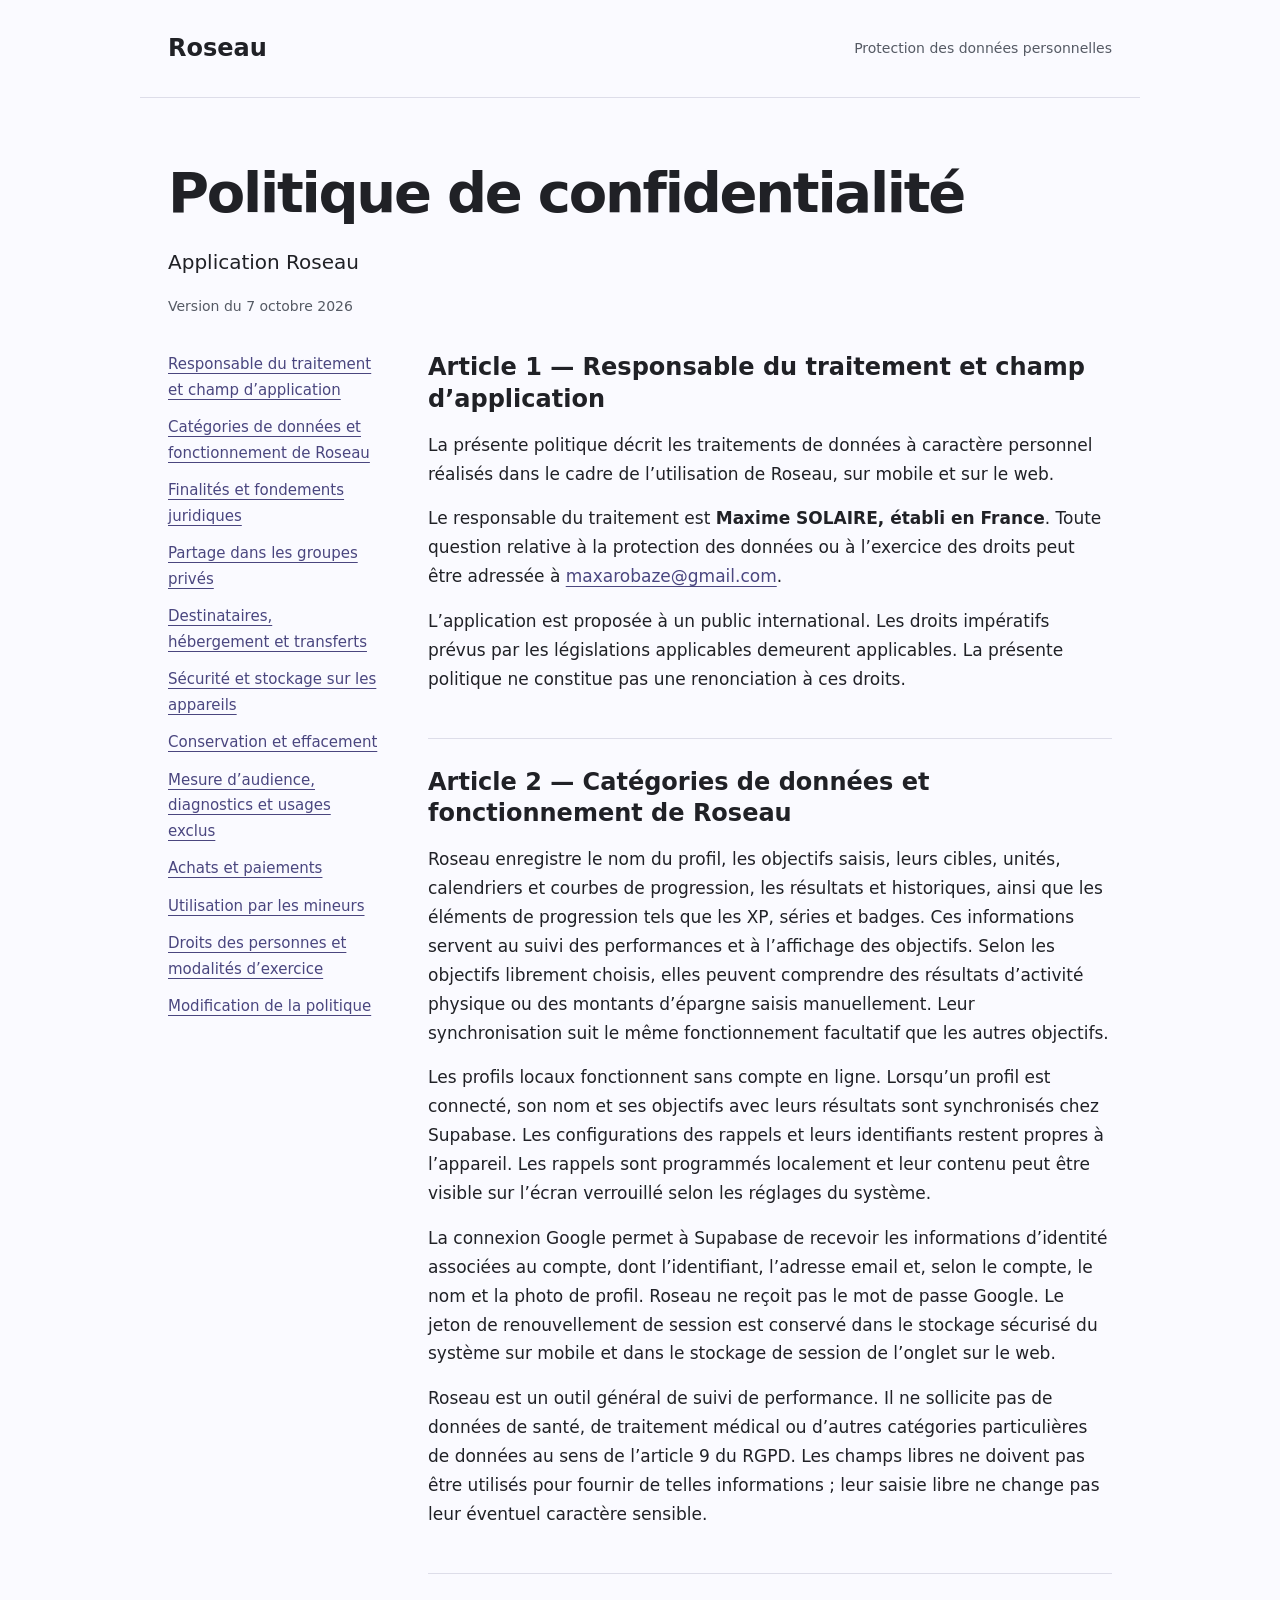
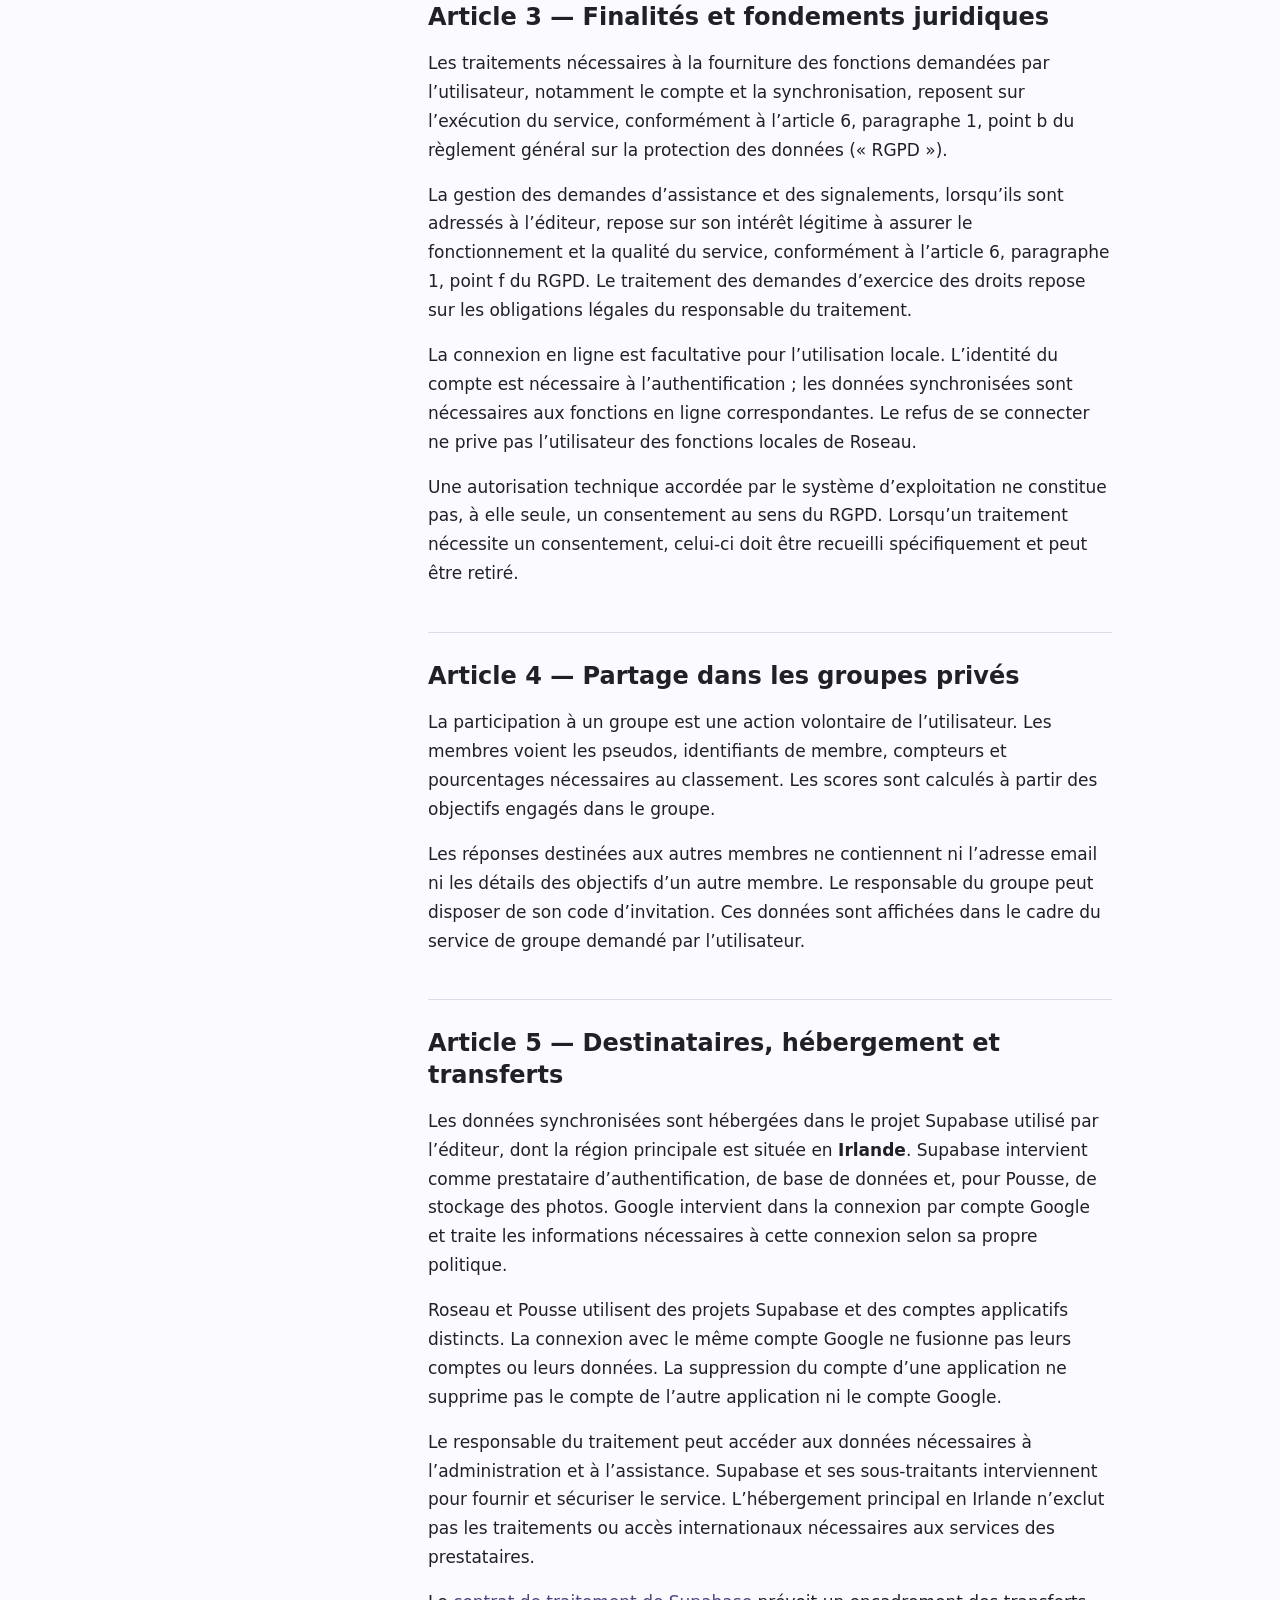
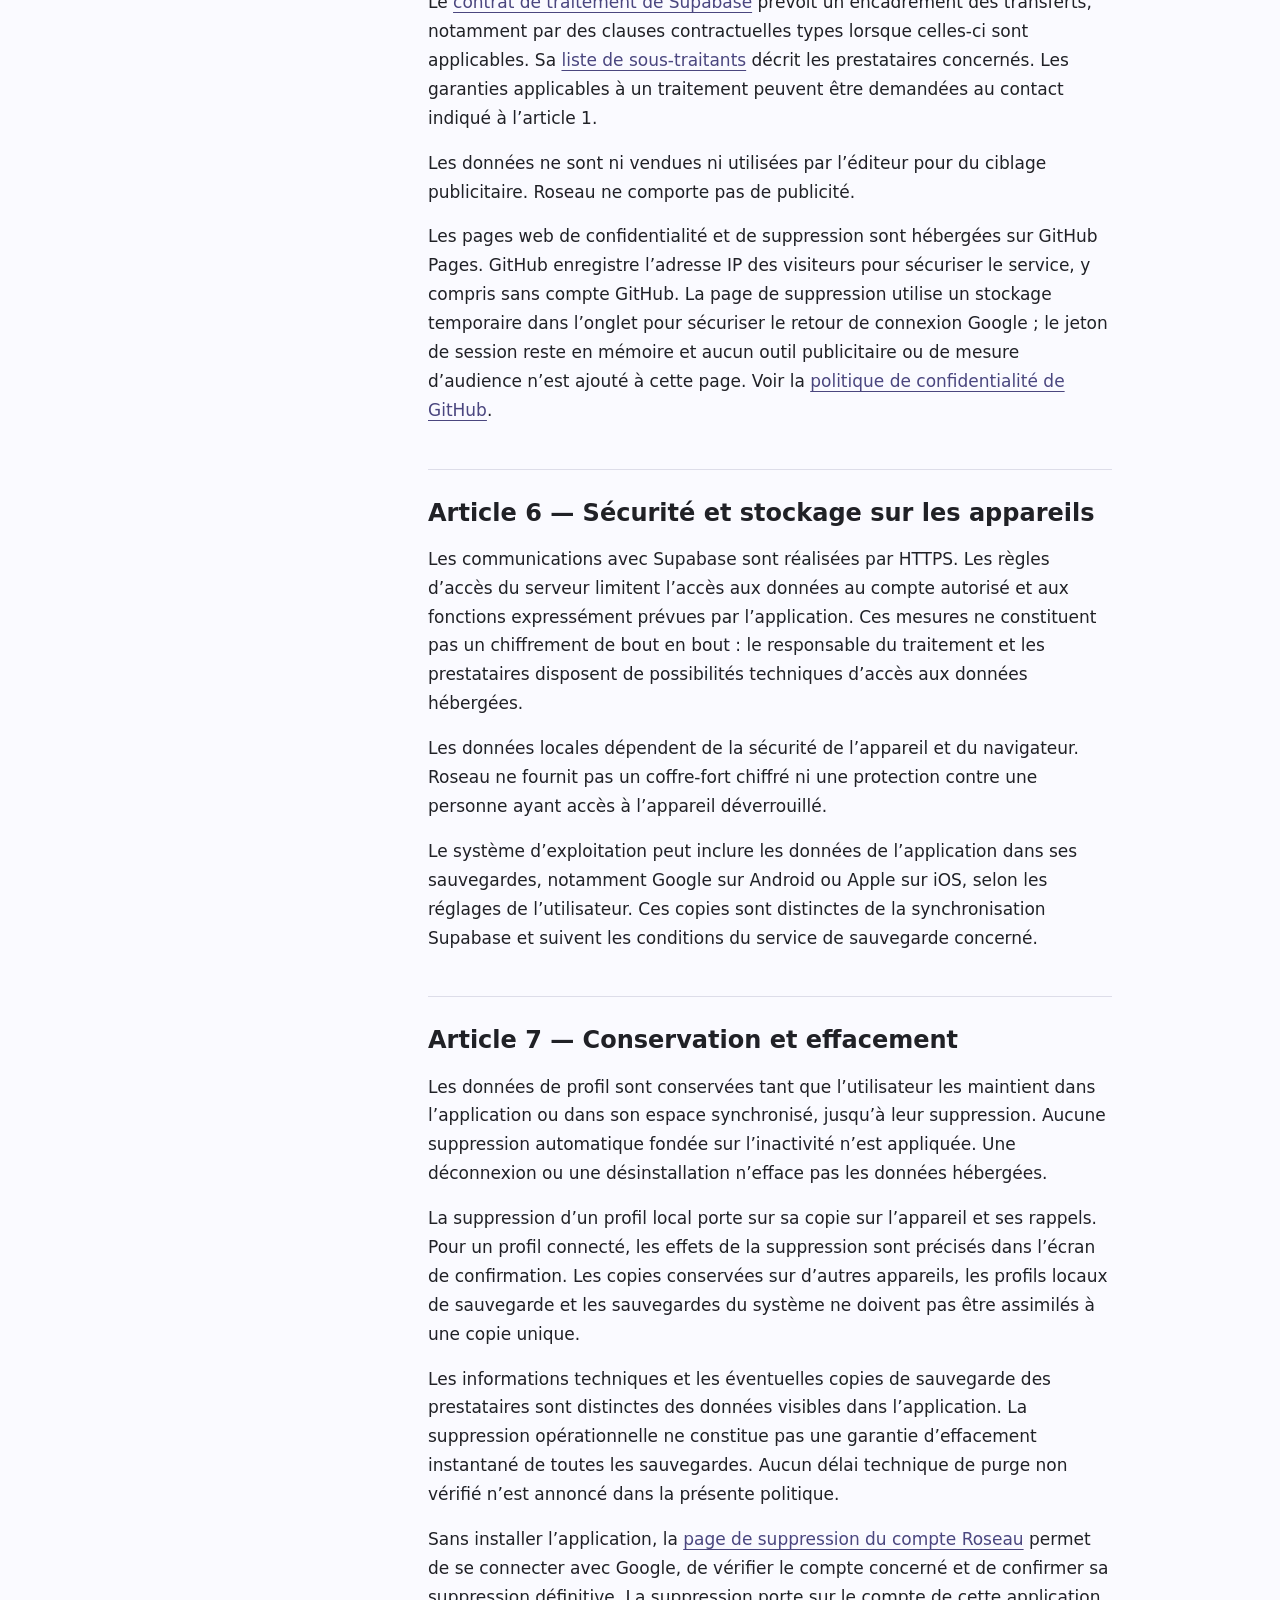
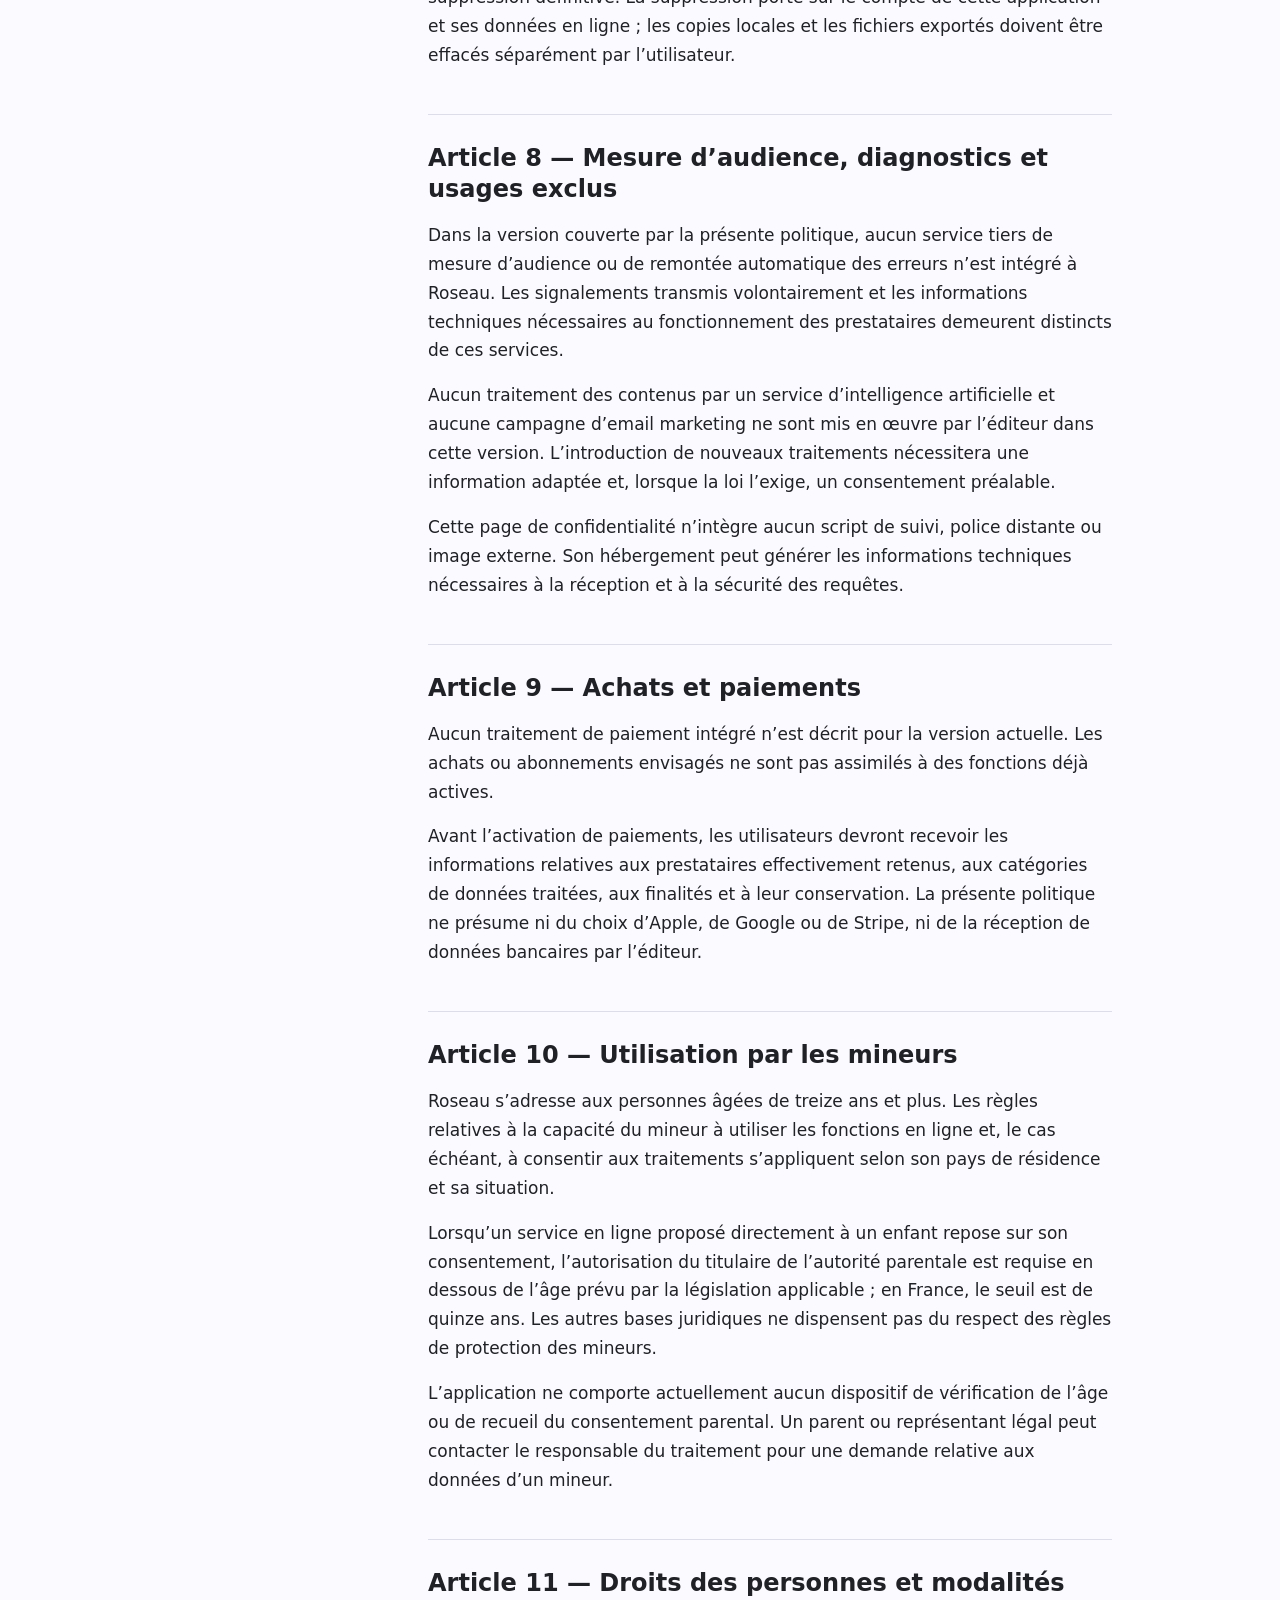
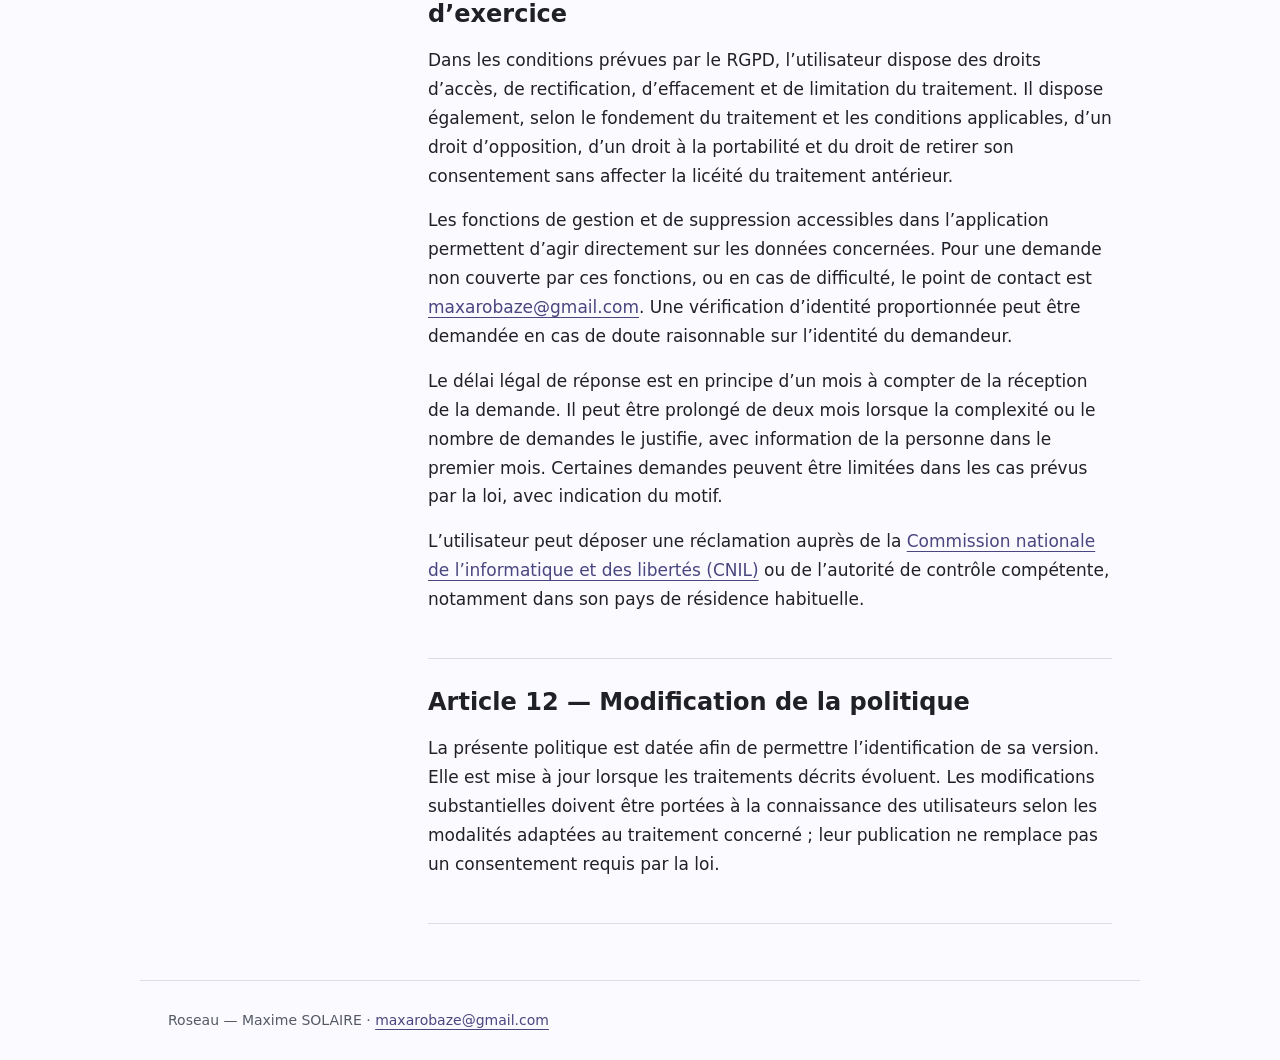
<file: index.html>
<!doctype html>
<html lang="fr"><head><meta charset="utf-8"><meta name="viewport" content="width=device-width, initial-scale=1"><meta name="referrer" content="no-referrer"><title>Politique de confidentialité — Roseau</title><meta name="description" content="Politique de confidentialité de Roseau, éditée par Maxime SOLAIRE : données personnelles, finalités, hébergement, conservation et droits."><style>
    :root{color-scheme:light;--ink:#202126;--muted:#555a64;--accent:#4a467f;--paper:#fafaff;--line:#dddde9}
    *{box-sizing:border-box}body{margin:0;background:var(--paper);color:var(--ink);font:17px/1.7 system-ui,sans-serif}a{color:var(--accent);text-underline-offset:4px}a:focus-visible{outline:3px solid var(--accent);outline-offset:5px}.skip{position:absolute;top:-100px;left:20px}.skip:focus{top:12px;background:white;padding:12px}header,main,footer{max-width:1000px;margin:auto;padding:28px}header{display:flex;justify-content:space-between;align-items:center;border-bottom:1px solid var(--line)}.brand{font-size:24px;font-weight:750}header span:last-child{color:var(--muted);font-size:14px}.intro{padding:36px 0 18px}h1{font-size:clamp(32px,6vw,56px);line-height:1.12;letter-spacing:-.04em;margin:0 0 20px}h2{font-size:24px;line-height:1.3;margin:0 0 16px}p{margin:0 0 16px}.lead{font-size:20px;max-width:65ch}.date,footer{font-size:14px;color:var(--muted)}.layout{display:grid;grid-template-columns:210px minmax(0,1fr);gap:50px}nav{align-self:start;position:sticky;top:24px}nav a{display:block;margin-bottom:12px;font-size:15px}section{padding:0 0 28px;margin:0 0 28px;border-bottom:1px solid var(--line);scroll-margin-top:24px}li{margin-bottom:10px}ul{padding-left:22px}footer{border-top:1px solid var(--line)}@media(max-width:720px){header,main,footer{padding:22px}.layout{grid-template-columns:1fr;gap:28px}nav{position:static;border-bottom:1px solid var(--line);padding-bottom:16px}nav a{display:inline-block;margin:0 18px 10px 0}.intro{padding-top:24px}}@media print{nav,.skip{display:none}.layout{display:block}body{background:white;font-size:11pt}header,main,footer{max-width:none;padding:12px}section{break-inside:avoid}h1{font-size:30pt}}
  </style></head>
<body><a class="skip" href="#contenu">Aller au contenu</a><header><span class="brand">Roseau</span><span>Protection des données personnelles</span></header><main id="contenu"><div class="intro"><h1>Politique de confidentialité</h1><p class="lead">Application Roseau</p><p class="date">Version du <time datetime="2026-10-07">7 octobre 2026</time></p></div><div class="layout"><nav aria-label="Sommaire"><a href="#responsable">Responsable du traitement et champ d’application</a>
<a href="#donnees">Catégories de données et fonctionnement de Roseau</a>
<a href="#finalites">Finalités et fondements juridiques</a>
<a href="#groupes">Partage dans les groupes privés</a>
<a href="#destinataires">Destinataires, hébergement et transferts</a>
<a href="#securite">Sécurité et stockage sur les appareils</a>
<a href="#conservation">Conservation et effacement</a>
<a href="#mesure">Mesure d’audience, diagnostics et usages exclus</a>
<a href="#paiements">Achats et paiements</a>
<a href="#mineurs">Utilisation par les mineurs</a>
<a href="#droits">Droits des personnes et modalités d’exercice</a>
<a href="#modifications">Modification de la politique</a></nav><article><section id="responsable"><h2>Article 1 — Responsable du traitement et champ d’application</h2><p>La présente politique décrit les traitements de données à caractère personnel réalisés dans le cadre de l’utilisation de Roseau, sur mobile et sur le web.</p><p>Le responsable du traitement est <strong>Maxime SOLAIRE, établi en France</strong>. Toute question relative à la protection des données ou à l’exercice des droits peut être adressée à <a href="mailto:maxarobaze@gmail.com">maxarobaze@gmail.com</a>.</p><p>L’application est proposée à un public international. Les droits impératifs prévus par les législations applicables demeurent applicables. La présente politique ne constitue pas une renonciation à ces droits.</p></section>
<section id="donnees"><h2>Article 2 — Catégories de données et fonctionnement de Roseau</h2><p>Roseau enregistre le nom du profil, les objectifs saisis, leurs cibles, unités, calendriers et courbes de progression, les résultats et historiques, ainsi que les éléments de progression tels que les XP, séries et badges. Ces informations servent au suivi des performances et à l’affichage des objectifs. Selon les objectifs librement choisis, elles peuvent comprendre des résultats d’activité physique ou des montants d’épargne saisis manuellement. Leur synchronisation suit le même fonctionnement facultatif que les autres objectifs.</p><p>Les profils locaux fonctionnent sans compte en ligne. Lorsqu’un profil est connecté, son nom et ses objectifs avec leurs résultats sont synchronisés chez Supabase. Les configurations des rappels et leurs identifiants restent propres à l’appareil. Les rappels sont programmés localement et leur contenu peut être visible sur l’écran verrouillé selon les réglages du système.</p><p>La connexion Google permet à Supabase de recevoir les informations d’identité associées au compte, dont l’identifiant, l’adresse email et, selon le compte, le nom et la photo de profil. Roseau ne reçoit pas le mot de passe Google. Le jeton de renouvellement de session est conservé dans le stockage sécurisé du système sur mobile et dans le stockage de session de l’onglet sur le web.</p><p>Roseau est un outil général de suivi de performance. Il ne sollicite pas de données de santé, de traitement médical ou d’autres catégories particulières de données au sens de l’article 9 du RGPD. Les champs libres ne doivent pas être utilisés pour fournir de telles informations ; leur saisie libre ne change pas leur éventuel caractère sensible.</p></section>
<section id="finalites"><h2>Article 3 — Finalités et fondements juridiques</h2><p>Les traitements nécessaires à la fourniture des fonctions demandées par l’utilisateur, notamment le compte et la synchronisation, reposent sur l’exécution du service, conformément à l’article 6, paragraphe 1, point b du règlement général sur la protection des données (« RGPD »).</p><p>La gestion des demandes d’assistance et des signalements, lorsqu’ils sont adressés à l’éditeur, repose sur son intérêt légitime à assurer le fonctionnement et la qualité du service, conformément à l’article 6, paragraphe 1, point f du RGPD. Le traitement des demandes d’exercice des droits repose sur les obligations légales du responsable du traitement.</p><p>La connexion en ligne est facultative pour l’utilisation locale. L’identité du compte est nécessaire à l’authentification ; les données synchronisées sont nécessaires aux fonctions en ligne correspondantes. Le refus de se connecter ne prive pas l’utilisateur des fonctions locales de Roseau.</p><p>Une autorisation technique accordée par le système d’exploitation ne constitue pas, à elle seule, un consentement au sens du RGPD. Lorsqu’un traitement nécessite un consentement, celui-ci doit être recueilli spécifiquement et peut être retiré.</p></section>
<section id="groupes"><h2>Article 4 — Partage dans les groupes privés</h2><p>La participation à un groupe est une action volontaire de l’utilisateur. Les membres voient les pseudos, identifiants de membre, compteurs et pourcentages nécessaires au classement. Les scores sont calculés à partir des objectifs engagés dans le groupe.</p><p>Les réponses destinées aux autres membres ne contiennent ni l’adresse email ni les détails des objectifs d’un autre membre. Le responsable du groupe peut disposer de son code d’invitation. Ces données sont affichées dans le cadre du service de groupe demandé par l’utilisateur.</p></section>
<section id="destinataires"><h2>Article 5 — Destinataires, hébergement et transferts</h2><p>Les données synchronisées sont hébergées dans le projet Supabase utilisé par l’éditeur, dont la région principale est située en <strong>Irlande</strong>. Supabase intervient comme prestataire d’authentification, de base de données et, pour Pousse, de stockage des photos. Google intervient dans la connexion par compte Google et traite les informations nécessaires à cette connexion selon sa propre politique.</p><p>Roseau et Pousse utilisent des projets Supabase et des comptes applicatifs distincts. La connexion avec le même compte Google ne fusionne pas leurs comptes ou leurs données. La suppression du compte d’une application ne supprime pas le compte de l’autre application ni le compte Google.</p><p>Le responsable du traitement peut accéder aux données nécessaires à l’administration et à l’assistance. Supabase et ses sous-traitants interviennent pour fournir et sécuriser le service. L’hébergement principal en Irlande n’exclut pas les traitements ou accès internationaux nécessaires aux services des prestataires.</p><p>Le <a href="https://supabase.com/legal/customer-resources/data-processing-addendum">contrat de traitement de Supabase</a> prévoit un encadrement des transferts, notamment par des clauses contractuelles types lorsque celles-ci sont applicables. Sa <a href="https://supabase.com/legal/customer-resources/subprocessor-list">liste de sous-traitants</a> décrit les prestataires concernés. Les garanties applicables à un traitement peuvent être demandées au contact indiqué à l’article 1.</p><p>Les données ne sont ni vendues ni utilisées par l’éditeur pour du ciblage publicitaire. Roseau ne comporte pas de publicité.</p><p>Les pages web de confidentialité et de suppression sont hébergées sur GitHub Pages. GitHub enregistre l’adresse IP des visiteurs pour sécuriser le service, y compris sans compte GitHub. La page de suppression utilise un stockage temporaire dans l’onglet pour sécuriser le retour de connexion Google ; le jeton de session reste en mémoire et aucun outil publicitaire ou de mesure d’audience n’est ajouté à cette page. Voir la <a href="https://docs.github.com/en/site-policy/privacy-policies/github-general-privacy-statement">politique de confidentialité de GitHub</a>.</p></section>
<section id="securite"><h2>Article 6 — Sécurité et stockage sur les appareils</h2><p>Les communications avec Supabase sont réalisées par HTTPS. Les règles d’accès du serveur limitent l’accès aux données au compte autorisé et aux fonctions expressément prévues par l’application. Ces mesures ne constituent pas un chiffrement de bout en bout : le responsable du traitement et les prestataires disposent de possibilités techniques d’accès aux données hébergées.</p><p>Les données locales dépendent de la sécurité de l’appareil et du navigateur. Roseau ne fournit pas un coffre-fort chiffré ni une protection contre une personne ayant accès à l’appareil déverrouillé.</p><p>Le système d’exploitation peut inclure les données de l’application dans ses sauvegardes, notamment Google sur Android ou Apple sur iOS, selon les réglages de l’utilisateur. Ces copies sont distinctes de la synchronisation Supabase et suivent les conditions du service de sauvegarde concerné.</p></section>
<section id="conservation"><h2>Article 7 — Conservation et effacement</h2><p>Les données de profil sont conservées tant que l’utilisateur les maintient dans l’application ou dans son espace synchronisé, jusqu’à leur suppression. Aucune suppression automatique fondée sur l’inactivité n’est appliquée. Une déconnexion ou une désinstallation n’efface pas les données hébergées.</p><p>La suppression d’un profil local porte sur sa copie sur l’appareil et ses rappels. Pour un profil connecté, les effets de la suppression sont précisés dans l’écran de confirmation. Les copies conservées sur d’autres appareils, les profils locaux de sauvegarde et les sauvegardes du système ne doivent pas être assimilés à une copie unique.</p><p>Les informations techniques et les éventuelles copies de sauvegarde des prestataires sont distinctes des données visibles dans l’application. La suppression opérationnelle ne constitue pas une garantie d’effacement instantané de toutes les sauvegardes. Aucun délai technique de purge non vérifié n’est annoncé dans la présente politique.</p><p>Sans installer l’application, la <a href="suppression.html">page de suppression du compte Roseau</a> permet de se connecter avec Google, de vérifier le compte concerné et de confirmer sa suppression définitive. La suppression porte sur le compte de cette application et ses données en ligne ; les copies locales et les fichiers exportés doivent être effacés séparément par l’utilisateur.</p></section>
<section id="mesure"><h2>Article 8 — Mesure d’audience, diagnostics et usages exclus</h2><p>Dans la version couverte par la présente politique, aucun service tiers de mesure d’audience ou de remontée automatique des erreurs n’est intégré à Roseau. Les signalements transmis volontairement et les informations techniques nécessaires au fonctionnement des prestataires demeurent distincts de ces services.</p><p>Aucun traitement des contenus par un service d’intelligence artificielle et aucune campagne d’email marketing ne sont mis en œuvre par l’éditeur dans cette version. L’introduction de nouveaux traitements nécessitera une information adaptée et, lorsque la loi l’exige, un consentement préalable.</p><p>Cette page de confidentialité n’intègre aucun script de suivi, police distante ou image externe. Son hébergement peut générer les informations techniques nécessaires à la réception et à la sécurité des requêtes.</p></section>
<section id="paiements"><h2>Article 9 — Achats et paiements</h2><p>Aucun traitement de paiement intégré n’est décrit pour la version actuelle. Les achats ou abonnements envisagés ne sont pas assimilés à des fonctions déjà actives.</p><p>Avant l’activation de paiements, les utilisateurs devront recevoir les informations relatives aux prestataires effectivement retenus, aux catégories de données traitées, aux finalités et à leur conservation. La présente politique ne présume ni du choix d’Apple, de Google ou de Stripe, ni de la réception de données bancaires par l’éditeur.</p></section>
<section id="mineurs"><h2>Article 10 — Utilisation par les mineurs</h2><p>Roseau s’adresse aux personnes âgées de treize ans et plus. Les règles relatives à la capacité du mineur à utiliser les fonctions en ligne et, le cas échéant, à consentir aux traitements s’appliquent selon son pays de résidence et sa situation.</p><p>Lorsqu’un service en ligne proposé directement à un enfant repose sur son consentement, l’autorisation du titulaire de l’autorité parentale est requise en dessous de l’âge prévu par la législation applicable ; en France, le seuil est de quinze ans. Les autres bases juridiques ne dispensent pas du respect des règles de protection des mineurs.</p><p>L’application ne comporte actuellement aucun dispositif de vérification de l’âge ou de recueil du consentement parental. Un parent ou représentant légal peut contacter le responsable du traitement pour une demande relative aux données d’un mineur.</p></section>
<section id="droits"><h2>Article 11 — Droits des personnes et modalités d’exercice</h2><p>Dans les conditions prévues par le RGPD, l’utilisateur dispose des droits d’accès, de rectification, d’effacement et de limitation du traitement. Il dispose également, selon le fondement du traitement et les conditions applicables, d’un droit d’opposition, d’un droit à la portabilité et du droit de retirer son consentement sans affecter la licéité du traitement antérieur.</p><p>Les fonctions de gestion et de suppression accessibles dans l’application permettent d’agir directement sur les données concernées. Pour une demande non couverte par ces fonctions, ou en cas de difficulté, le point de contact est <a href="mailto:maxarobaze@gmail.com">maxarobaze@gmail.com</a>. Une vérification d’identité proportionnée peut être demandée en cas de doute raisonnable sur l’identité du demandeur.</p><p>Le délai légal de réponse est en principe d’un mois à compter de la réception de la demande. Il peut être prolongé de deux mois lorsque la complexité ou le nombre de demandes le justifie, avec information de la personne dans le premier mois. Certaines demandes peuvent être limitées dans les cas prévus par la loi, avec indication du motif.</p><p>L’utilisateur peut déposer une réclamation auprès de la <a href="https://www.cnil.fr/fr/plaintes">Commission nationale de l’informatique et des libertés (CNIL)</a> ou de l’autorité de contrôle compétente, notamment dans son pays de résidence habituelle.</p></section>
<section id="modifications"><h2>Article 12 — Modification de la politique</h2><p>La présente politique est datée afin de permettre l’identification de sa version. Elle est mise à jour lorsque les traitements décrits évoluent. Les modifications substantielles doivent être portées à la connaissance des utilisateurs selon les modalités adaptées au traitement concerné ; leur publication ne remplace pas un consentement requis par la loi.</p></section></article></div></main><footer>Roseau — Maxime SOLAIRE · <a href="mailto:maxarobaze@gmail.com">maxarobaze@gmail.com</a></footer></body></html>
</file>
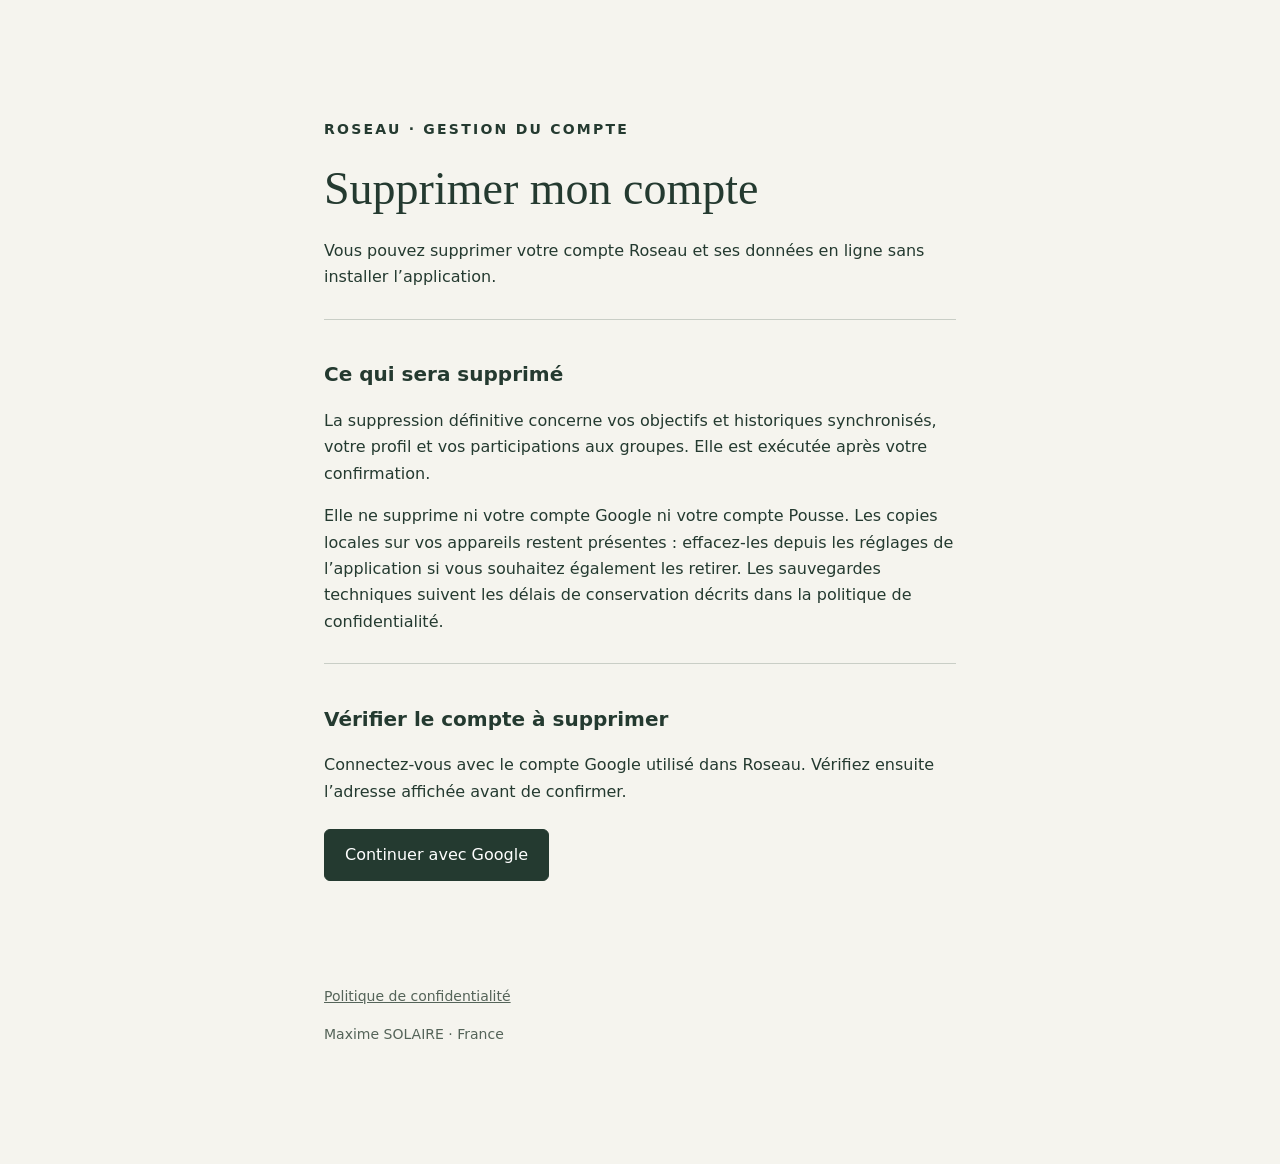
<file: suppression.html>
<!doctype html><html lang="fr"><head><meta charset="utf-8"><meta name="viewport" content="width=device-width,initial-scale=1"><meta name="referrer" content="no-referrer"><meta name="robots" content="noindex"><meta http-equiv="Content-Security-Policy" content="default-src 'none'; script-src 'self'; style-src 'self'; connect-src https://ymkuxfjplppvgtliibuy.supabase.co; base-uri 'none'; form-action 'none'; object-src 'none'"><title>Supprimer mon compte Roseau</title><link rel="stylesheet" href="suppression.css"><script type="module" src="suppression.js?v=20261007-pkce"></script></head><body><main><p class="brand">Roseau · Gestion du compte</p><h1>Supprimer mon compte</h1><p>Vous pouvez supprimer votre compte Roseau et ses données en ligne sans installer l’application.</p><section><h2>Ce qui sera supprimé</h2><p>La suppression définitive concerne vos objectifs et historiques synchronisés, votre profil et vos participations aux groupes. Elle est exécutée après votre confirmation.</p><p>Elle ne supprime ni votre compte Google ni votre compte Pousse. Les copies locales sur vos appareils restent présentes : effacez-les depuis les réglages de l’application si vous souhaitez également les retirer. Les sauvegardes techniques suivent les délais de conservation décrits dans la politique de confidentialité.</p></section><section><h2>Vérifier le compte à supprimer</h2><p>Connectez-vous avec le compte Google utilisé dans Roseau. Vérifiez ensuite l’adresse affichée avant de confirmer.</p><button id="login" type="button">Continuer avec Google</button><noscript><p>Activez JavaScript pour utiliser la suppression sécurisée.</p></noscript><div id="confirmation" hidden><p>Compte Roseau connecté :<br><span id="email"></span></p><p><strong>Cette suppression est définitive.</strong> Pour la confirmer, saisissez SUPPRIMER.</p><label for="confirm">Confirmation de suppression</label><input id="confirm" autocomplete="off" spellcheck="false" maxlength="9"><button id="delete" type="button" class="danger" disabled>Supprimer définitivement ce compte</button><button id="cancel" type="button" class="secondary">Annuler</button></div><p id="status" role="status" aria-live="polite"></p></section><footer><a href="./">Politique de confidentialité</a><p>Maxime SOLAIRE · France</p></footer></main></body></html>
</file>
<file: suppression.css>
:root{font-family:system-ui,sans-serif;color:#243a30;background:#f5f4ee;line-height:1.65}*{box-sizing:border-box}body{margin:0}main{max-width:680px;margin:8vh auto;padding:32px 24px}.brand{font-size:14px;letter-spacing:.16em;text-transform:uppercase;font-weight:700}h1{font-family:Georgia,serif;font-weight:500;font-size:clamp(32px,6vw,46px);line-height:1.15;margin:22px 0}h2{font-size:20px}section{border-top:1px solid #c9cec6;margin-top:28px;padding-top:22px}button,input{font:inherit}button{cursor:pointer;background:#243a30;color:white;border:1px solid #243a30;border-radius:6px;padding:12px 20px;margin:8px 8px 0 0}button:disabled{cursor:default;opacity:.5}.danger{background:#902e29;border-color:#902e29}.secondary{background:transparent;color:#243a30}label{display:block}input{display:block;width:100%;max-width:360px;padding:12px;border:1px solid #6f8074;border-radius:4px;margin:8px 0}button:focus-visible,input:focus-visible,a:focus-visible{outline:3px solid #b28225;outline-offset:4px}a{color:inherit}#email{overflow-wrap:anywhere;font-weight:700}#status{min-height:3em}footer{margin-top:40px;font-size:14px;color:#556459}[hidden]{display:none!important}
</file>
